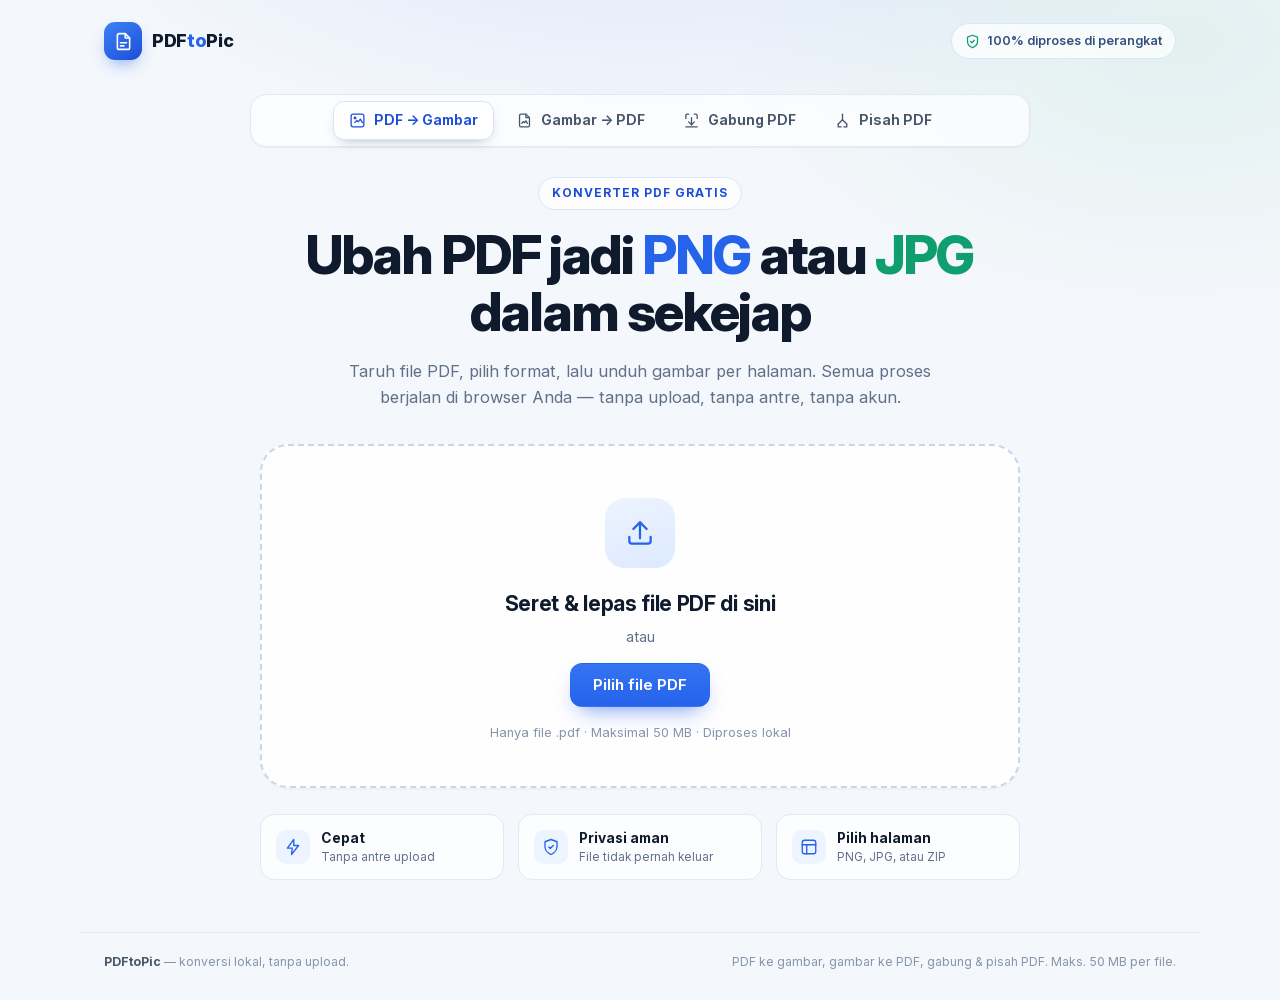
<file: index.html>
<!DOCTYPE html>
<html lang="id">
<head>
  <meta charset="utf-8" />
  <meta name="viewport" content="width=device-width, initial-scale=1, viewport-fit=cover" />
  <meta http-equiv="Content-Security-Policy" content="default-src 'self'; script-src 'self'; worker-src 'self' blob:; style-src 'self' 'unsafe-inline'; img-src 'self' blob: data:; font-src 'self'; connect-src 'self' blob:; object-src 'none'; base-uri 'self'; form-action 'none'" />
  <meta name="referrer" content="no-referrer" />
  <title>PDFtoPic — Konversi PDF, Gambar, Gabung &amp; Pisah tanpa upload</title>
  <meta name="description" content="Ubah PDF ke PNG/JPG, gambar ke PDF, gabungkan beberapa PDF, dan pisahkan halaman PDF langsung di browser. Cepat, gratis, dan file Anda tidak pernah diunggah ke server." />
  <meta name="theme-color" content="#f4f7fb" />
  <link rel="icon" href="favicon.svg" type="image/svg+xml" />
  <link rel="preload" href="vendor/fonts/InterVariable.woff2" as="font" type="font/woff2" crossorigin />
  <link rel="stylesheet" href="css/styles.css" />
</head>
<body>
  <a class="skip-link" href="#main">Lewati ke konten utama</a>

  <header class="site-header">
    <div class="container header-inner">
      <a class="brand" href="./" aria-label="PDFtoPic, ke halaman utama">
        <span class="brand-mark" aria-hidden="true">
          <svg viewBox="0 0 24 24" fill="none" stroke="currentColor" stroke-width="1.8" stroke-linecap="round" stroke-linejoin="round">
            <path d="M14 3H7a2 2 0 0 0-2 2v14a2 2 0 0 0 2 2h10a2 2 0 0 0 2-2V8z" />
            <path d="M14 3v5h5" />
            <path d="M8.5 13.5h7" />
            <path d="M8.5 17h4" />
          </svg>
        </span>
        <span class="brand-name">PDF<span>to</span>Pic</span>
      </a>
      <span class="privacy-pill">
        <svg viewBox="0 0 24 24" fill="none" stroke="currentColor" stroke-width="2" stroke-linecap="round" stroke-linejoin="round" aria-hidden="true">
          <path d="M12 22s8-3.5 8-10V5l-8-3-8 3v7c0 6.5 8 10 8 10z" />
          <path d="m9 12 2 2 4-4" />
        </svg>
        100% diproses di perangkat
      </span>
    </div>
  </header>

  <main id="main" class="container">

    <!-- ================= UPLOAD ================= -->
    <section id="uploadView" class="view" aria-label="Pilih alat dan unggah file">

      <div class="tool-tabs" role="tablist" aria-label="Pilih alat konversi">
        <button type="button" class="tool-tab is-active" id="tab-pdfToImage" data-tool="pdfToImage" role="tab" aria-selected="true" aria-controls="panel-pdfToImage">
          <span class="tool-tab-icon" aria-hidden="true">
            <svg viewBox="0 0 24 24" fill="none" stroke="currentColor" stroke-width="1.8" stroke-linecap="round" stroke-linejoin="round"><rect x="3" y="3" width="18" height="18" rx="3" /><path d="m8 15 3-3 2 2 3-4 3 5" /><circle cx="8.5" cy="8.5" r="1.2" /></svg>
          </span>
          PDF → Gambar
        </button>
        <button type="button" class="tool-tab" id="tab-imageToPdf" data-tool="imageToPdf" role="tab" aria-selected="false" aria-controls="panel-imageToPdf">
          <span class="tool-tab-icon" aria-hidden="true">
            <svg viewBox="0 0 24 24" fill="none" stroke="currentColor" stroke-width="1.8" stroke-linecap="round" stroke-linejoin="round"><path d="M14 3H7a2 2 0 0 0-2 2v14a2 2 0 0 0 2 2h10a2 2 0 0 0 2-2V8z" /><path d="M14 3v5h5" /><path d="m8 16 2.5-2.5L12 15l2-2.5 2 3.5" /></svg>
          </span>
          Gambar → PDF
        </button>
        <button type="button" class="tool-tab" id="tab-merge" data-tool="merge" role="tab" aria-selected="false" aria-controls="panel-merge">
          <span class="tool-tab-icon" aria-hidden="true">
            <svg viewBox="0 0 24 24" fill="none" stroke="currentColor" stroke-width="1.8" stroke-linecap="round" stroke-linejoin="round"><path d="M8 3H6a2 2 0 0 0-2 2v4" /><path d="M16 3h2a2 2 0 0 1 2 2v4" /><path d="M12 8v10" /><path d="m8 14 4 4 4-4" /><path d="M4 21h16" /></svg>
          </span>
          Gabung PDF
        </button>
        <button type="button" class="tool-tab" id="tab-split" data-tool="split" role="tab" aria-selected="false" aria-controls="panel-split">
          <span class="tool-tab-icon" aria-hidden="true">
            <svg viewBox="0 0 24 24" fill="none" stroke="currentColor" stroke-width="1.8" stroke-linecap="round" stroke-linejoin="round"><path d="M12 3v8" /><path d="M12 11 6 17" /><path d="m12 11 6 6" /><path d="M6 17v4h4" /><path d="M18 17v4h-4" /></svg>
          </span>
          Pisah PDF
        </button>
      </div>

      <!-- ---------- Panel: PDF → Gambar ---------- -->
      <div class="tool-panel" id="panel-pdfToImage" data-panel="pdfToImage" role="tabpanel" aria-labelledby="tab-pdfToImage">
        <div class="hero">
          <span class="eyebrow">Konverter PDF gratis</span>
          <h1>Ubah PDF jadi <span class="hl hl-blue">PNG</span> atau <span class="hl hl-green">JPG</span> dalam sekejap</h1>
          <p class="hero-text">Taruh file PDF, pilih format, lalu unduh gambar per halaman. Semua proses berjalan di browser Anda — tanpa upload, tanpa antre, tanpa akun.</p>
        </div>

        <div class="unsupported-notice" id="unsupportedNotice" hidden>
          <strong>Browser belum didukung.</strong> Aplikasi ini membutuhkan Chrome, Edge, Firefox, atau Safari versi terbaru. Silakan perbarui browser Anda.
        </div>

        <div id="dropzone" class="dropzone" role="button" tabindex="0" aria-describedby="dropzoneHint">
          <div class="dropzone-icon" aria-hidden="true">
            <svg viewBox="0 0 24 24" fill="none" stroke="currentColor" stroke-width="1.7" stroke-linecap="round" stroke-linejoin="round">
              <path d="M12 16V4" />
              <path d="m7 9 5-5 5 5" />
              <path d="M20 15v3a2 2 0 0 1-2 2H6a2 2 0 0 1-2-2v-3" />
            </svg>
          </div>
          <p class="dropzone-title">Seret &amp; lepas file PDF di sini</p>
          <p class="dropzone-sub">atau</p>
          <span class="btn btn-primary dropzone-btn">Pilih file PDF</span>
          <p class="dropzone-hint" id="dropzoneHint">Hanya file .pdf · Maksimal 50 MB · Diproses lokal</p>
        </div>

        <div class="feature-row">
          <div class="feature">
            <span class="feature-icon" aria-hidden="true">
              <svg viewBox="0 0 24 24" fill="none" stroke="currentColor" stroke-width="1.8" stroke-linecap="round" stroke-linejoin="round"><path d="M13 2 4.5 13.5H11l-1 8.5L19.5 10H13z" /></svg>
            </span>
            <span><strong>Cepat</strong><small>Tanpa antre upload</small></span>
          </div>
          <div class="feature">
            <span class="feature-icon" aria-hidden="true">
              <svg viewBox="0 0 24 24" fill="none" stroke="currentColor" stroke-width="1.8" stroke-linecap="round" stroke-linejoin="round"><path d="M12 22s8-3.5 8-10V5l-8-3-8 3v7c0 6.5 8 10 8 10z" /><path d="m9 12 2 2 4-4" /></svg>
            </span>
            <span><strong>Privasi aman</strong><small>File tidak pernah keluar</small></span>
          </div>
          <div class="feature">
            <span class="feature-icon" aria-hidden="true">
              <svg viewBox="0 0 24 24" fill="none" stroke="currentColor" stroke-width="1.8" stroke-linecap="round" stroke-linejoin="round"><rect x="3" y="3" width="18" height="18" rx="3" /><path d="M3 9h18" /><path d="M9 21V9" /></svg>
            </span>
            <span><strong>Pilih halaman</strong><small>PNG, JPG, atau ZIP</small></span>
          </div>
        </div>
      </div>

      <!-- ---------- Panel: Gambar → PDF ---------- -->
      <div class="tool-panel" id="panel-imageToPdf" data-panel="imageToPdf" role="tabpanel" aria-labelledby="tab-imageToPdf" hidden>
        <div class="hero">
          <span class="eyebrow">Gambar ke dokumen</span>
          <h1>Satukan <span class="hl hl-blue">PNG</span> &amp; <span class="hl hl-green">JPG</span> menjadi satu PDF</h1>
          <p class="hero-text">Pilih satu atau beberapa gambar, atur urutannya, lalu jadikan PDF rapi. Setiap gambar menjadi satu halaman.</p>
        </div>

        <div id="imageDropzone" class="dropzone" role="button" tabindex="0" aria-describedby="imageDropzoneHint">
          <div class="dropzone-icon" aria-hidden="true">
            <svg viewBox="0 0 24 24" fill="none" stroke="currentColor" stroke-width="1.7" stroke-linecap="round" stroke-linejoin="round">
              <rect x="3" y="3" width="18" height="18" rx="3" />
              <circle cx="8.5" cy="8.5" r="1.6" />
              <path d="m21 15-4.5-4.5L7 21" />
            </svg>
          </div>
          <p class="dropzone-title">Seret &amp; lepas gambar di sini</p>
          <p class="dropzone-sub">atau</p>
          <span class="btn btn-primary dropzone-btn">Pilih gambar</span>
          <p class="dropzone-hint" id="imageDropzoneHint">PNG atau JPG · Bisa banyak file · Maks. 50 MB per file</p>
        </div>

        <div class="feature-row">
          <div class="feature">
            <span class="feature-icon" aria-hidden="true">
              <svg viewBox="0 0 24 24" fill="none" stroke="currentColor" stroke-width="1.8" stroke-linecap="round" stroke-linejoin="round"><rect x="3" y="3" width="18" height="18" rx="3" /><path d="M3 9h18" /><path d="M9 21V9" /></svg>
            </span>
            <span><strong>Banyak gambar</strong><small>Satu gambar per halaman</small></span>
          </div>
          <div class="feature">
            <span class="feature-icon" aria-hidden="true">
              <svg viewBox="0 0 24 24" fill="none" stroke="currentColor" stroke-width="1.8" stroke-linecap="round" stroke-linejoin="round"><path d="M4 7h16" /><path d="M4 12h16" /><path d="M4 17h10" /></svg>
            </span>
            <span><strong>Atur urutan</strong><small>Geser halaman sesuka hati</small></span>
          </div>
          <div class="feature">
            <span class="feature-icon" aria-hidden="true">
              <svg viewBox="0 0 24 24" fill="none" stroke="currentColor" stroke-width="1.8" stroke-linecap="round" stroke-linejoin="round"><path d="M12 22s8-3.5 8-10V5l-8-3-8 3v7c0 6.5 8 10 8 10z" /><path d="m9 12 2 2 4-4" /></svg>
            </span>
            <span><strong>Tanpa upload</strong><small>Diproses di browser</small></span>
          </div>
        </div>
      </div>

      <!-- ---------- Panel: Gabung PDF ---------- -->
      <div class="tool-panel" id="panel-merge" data-panel="merge" role="tabpanel" aria-labelledby="tab-merge" hidden>
        <div class="hero">
          <span class="eyebrow">Gabung dokumen</span>
          <h1>Gabungkan beberapa <span class="hl hl-blue">PDF</span> jadi satu file</h1>
          <p class="hero-text">Tambahkan dua file atau lebih, atur urutannya, lalu gabungkan. Kualitas dan teks asli tetap utuh karena halaman disalin, bukan diubah jadi gambar.</p>
        </div>

        <div id="mergeDropzone" class="dropzone" role="button" tabindex="0" aria-describedby="mergeDropzoneHint">
          <div class="dropzone-icon" aria-hidden="true">
            <svg viewBox="0 0 24 24" fill="none" stroke="currentColor" stroke-width="1.7" stroke-linecap="round" stroke-linejoin="round">
              <path d="M8 3H6a2 2 0 0 0-2 2v4" /><path d="M16 3h2a2 2 0 0 1 2 2v4" />
              <path d="M12 8v10" /><path d="m8 14 4 4 4-4" /><path d="M4 21h16" />
            </svg>
          </div>
          <p class="dropzone-title">Seret &amp; lepas file PDF di sini</p>
          <p class="dropzone-sub">atau</p>
          <span class="btn btn-primary dropzone-btn">Pilih file PDF</span>
          <p class="dropzone-hint" id="mergeDropzoneHint">Bisa banyak file · Maks. 50 MB per file · Diproses lokal</p>
        </div>

        <div class="feature-row">
          <div class="feature">
            <span class="feature-icon" aria-hidden="true">
              <svg viewBox="0 0 24 24" fill="none" stroke="currentColor" stroke-width="1.8" stroke-linecap="round" stroke-linejoin="round"><path d="M4 7h16" /><path d="M4 12h16" /><path d="M4 17h10" /></svg>
            </span>
            <span><strong>Urutkan bebas</strong><small>Naikkan atau turunkan file</small></span>
          </div>
          <div class="feature">
            <span class="feature-icon" aria-hidden="true">
              <svg viewBox="0 0 24 24" fill="none" stroke="currentColor" stroke-width="1.8" stroke-linecap="round" stroke-linejoin="round"><path d="m5 12 5 5 9-10" /></svg>
            </span>
            <span><strong>Kualitas asli</strong><small>Halaman disalin utuh</small></span>
          </div>
          <div class="feature">
            <span class="feature-icon" aria-hidden="true">
              <svg viewBox="0 0 24 24" fill="none" stroke="currentColor" stroke-width="1.8" stroke-linecap="round" stroke-linejoin="round"><path d="M12 22s8-3.5 8-10V5l-8-3-8 3v7c0 6.5 8 10 8 10z" /><path d="m9 12 2 2 4-4" /></svg>
            </span>
            <span><strong>Privasi aman</strong><small>File tidak pernah keluar</small></span>
          </div>
        </div>
      </div>

      <!-- ---------- Panel: Pisah PDF ---------- -->
      <div class="tool-panel" id="panel-split" data-panel="split" role="tabpanel" aria-labelledby="tab-split" hidden>
        <div class="hero">
          <span class="eyebrow">Pisah dokumen</span>
          <h1>Pisahkan halaman <span class="hl hl-blue">PDF</span> jadi file terpisah</h1>
          <p class="hero-text">Pilih halaman lewat pratinjau, lalu ekstrak ke satu PDF baru atau pecah menjadi satu PDF per halaman dalam file ZIP.</p>
        </div>

        <div id="splitDropzone" class="dropzone" role="button" tabindex="0" aria-describedby="splitDropzoneHint">
          <div class="dropzone-icon" aria-hidden="true">
            <svg viewBox="0 0 24 24" fill="none" stroke="currentColor" stroke-width="1.7" stroke-linecap="round" stroke-linejoin="round">
              <path d="M12 3v8" /><path d="M12 11 6 17" /><path d="m12 11 6 6" />
              <path d="M6 17v4h4" /><path d="M18 17v4h-4" />
            </svg>
          </div>
          <p class="dropzone-title">Seret &amp; lepas file PDF di sini</p>
          <p class="dropzone-sub">atau</p>
          <span class="btn btn-primary dropzone-btn">Pilih file PDF</span>
          <p class="dropzone-hint" id="splitDropzoneHint">Hanya file .pdf · Maksimal 50 MB · Diproses lokal</p>
        </div>

        <div class="feature-row">
          <div class="feature">
            <span class="feature-icon" aria-hidden="true">
              <svg viewBox="0 0 24 24" fill="none" stroke="currentColor" stroke-width="1.8" stroke-linecap="round" stroke-linejoin="round"><rect x="3" y="3" width="18" height="18" rx="3" /><path d="M3 9h18" /><path d="M9 21V9" /></svg>
            </span>
            <span><strong>Pratinjau halaman</strong><small>Pilih halaman yang dipisah</small></span>
          </div>
          <div class="feature">
            <span class="feature-icon" aria-hidden="true">
              <svg viewBox="0 0 24 24" fill="none" stroke="currentColor" stroke-width="1.8" stroke-linecap="round" stroke-linejoin="round"><path d="M14 3H7a2 2 0 0 0-2 2v14a2 2 0 0 0 2 2h10a2 2 0 0 0 2-2V8z" /><path d="M14 3v5h5" /></svg>
            </span>
            <span><strong>Dua mode</strong><small>Satu PDF atau ZIP</small></span>
          </div>
          <div class="feature">
            <span class="feature-icon" aria-hidden="true">
              <svg viewBox="0 0 24 24" fill="none" stroke="currentColor" stroke-width="1.8" stroke-linecap="round" stroke-linejoin="round"><path d="M12 22s8-3.5 8-10V5l-8-3-8 3v7c0 6.5 8 10 8 10z" /><path d="m9 12 2 2 4-4" /></svg>
            </span>
            <span><strong>Tanpa upload</strong><small>Diproses di browser</small></span>
          </div>
        </div>
      </div>
    </section>

    <!-- ================= WORKSPACE: PDF → GAMBAR ================= -->
    <section id="workspaceView" class="view" hidden aria-labelledby="workspaceHeading">
      <h2 id="workspaceHeading" class="sr-only" tabindex="-1">Pengaturan konversi PDF</h2>

      <div class="view-topbar">
        <button type="button" id="backBtn" class="text-btn">
          <svg viewBox="0 0 24 24" fill="none" stroke="currentColor" stroke-width="2" stroke-linecap="round" stroke-linejoin="round" aria-hidden="true"><path d="M19 12H5" /><path d="m12 19-7-7 7-7" /></svg>
          Ganti file
        </button>
      </div>

      <div class="file-card card">
        <div class="file-icon" aria-hidden="true">
          <span>PDF</span>
        </div>
        <div class="file-meta">
          <p class="file-name" id="fileName">dokumen.pdf</p>
          <p class="file-sub" id="fileMeta">—</p>
        </div>
        <span class="status-badge is-loading" id="loadBadge">
          <span class="mini-spinner" aria-hidden="true"></span>
          <span id="loadBadgeText">Memuat…</span>
        </span>
      </div>

      <div class="workspace-grid">
        <div class="pages-card card">
          <div class="card-head">
            <div>
              <h2 class="card-title">Pratinjau halaman</h2>
              <p class="card-sub" id="selectionInfo">Menyiapkan pratinjau…</p>
            </div>
            <div class="page-actions">
              <button type="button" id="selectAllBtn" class="text-btn small" disabled>Pilih semua</button>
              <span class="divider" aria-hidden="true"></span>
              <button type="button" id="selectNoneBtn" class="text-btn small" disabled>Kosongkan</button>
            </div>
          </div>

          <div id="thumbGrid" class="thumb-grid">
            <div class="thumb-loading">
              <span class="spinner small" aria-hidden="true"></span>
              <span>Membaca dokumen…</span>
            </div>
          </div>
        </div>

        <aside class="options-card card" aria-label="Pengaturan output">
          <h2 class="card-title">Pengaturan</h2>

          <fieldset class="field">
            <legend>Format gambar</legend>
            <div class="segmented">
              <label class="seg-option">
                <input type="radio" name="format" value="png" checked />
                <span>PNG<small>Kualitas terbaik</small></span>
              </label>
              <label class="seg-option">
                <input type="radio" name="format" value="jpg" />
                <span>JPG<small>Ukuran lebih kecil</small></span>
              </label>
            </div>
          </fieldset>

          <fieldset class="field">
            <legend>Kualitas</legend>
            <div class="quality-list">
              <label class="quality-option">
                <input type="radio" name="quality" value="72" checked />
                <span class="quality-dot" aria-hidden="true"></span>
                <span class="quality-text"><strong>Standar</strong><small>72 DPI · serba cepat</small></span>
              </label>
              <label class="quality-option">
                <input type="radio" name="quality" value="300" />
                <span class="quality-dot" aria-hidden="true"></span>
                <span class="quality-text"><strong>High quality</strong><small>300 DPI · tajam untuk cetak</small></span>
              </label>
            </div>
          </fieldset>

          <div class="privacy-note">
            <svg viewBox="0 0 24 24" fill="none" stroke="currentColor" stroke-width="2" stroke-linecap="round" stroke-linejoin="round" aria-hidden="true"><rect x="4" y="10" width="16" height="11" rx="2" /><path d="M8 10V7a4 4 0 0 1 8 0v3" /></svg>
            <p>File tetap berada di perangkat Anda. Tidak ada data yang dikirim ke server.</p>
          </div>
        </aside>
      </div>

      <div class="action-bar card">
        <div class="action-info">
          <strong id="selectedCount">0 halaman dipilih</strong>
          <span id="outputSummary">PNG · 72 DPI</span>
        </div>
        <button type="button" id="convertBtn" class="btn btn-primary" disabled>Menyiapkan pratinjau…</button>
      </div>
    </section>

    <!-- ================= WORKSPACE: GAMBAR → PDF ================= -->
    <section id="imageWorkspaceView" class="view" hidden aria-labelledby="imageWorkspaceHeading">
      <h2 id="imageWorkspaceHeading" class="sr-only" tabindex="-1">Pengaturan gambar ke PDF</h2>

      <div class="view-topbar">
        <button type="button" id="imageBackBtn" class="text-btn">
          <svg viewBox="0 0 24 24" fill="none" stroke="currentColor" stroke-width="2" stroke-linecap="round" stroke-linejoin="round" aria-hidden="true"><path d="M19 12H5" /><path d="m12 19-7-7 7-7" /></svg>
          Ganti gambar
        </button>
      </div>

      <div class="workspace-grid">
        <div class="pages-card card">
          <div class="card-head">
            <div>
              <h2 class="card-title">Gambar terpilih</h2>
              <p class="card-sub" id="imageInfo">Belum ada gambar</p>
            </div>
            <div class="page-actions">
              <button type="button" id="imageAddBtn" class="text-btn small">Tambah gambar</button>
              <span class="divider" aria-hidden="true"></span>
              <button type="button" id="imageClearBtn" class="text-btn small">Kosongkan</button>
            </div>
          </div>

          <div id="imageGrid" class="image-grid"></div>
        </div>

        <aside class="options-card card" aria-label="Pengaturan output">
          <h2 class="card-title">Pengaturan</h2>

          <fieldset class="field">
            <legend>Ukuran halaman PDF</legend>
            <div class="quality-list">
              <label class="quality-option">
                <input type="radio" name="pageSize" value="a4" checked />
                <span class="quality-dot" aria-hidden="true"></span>
                <span class="quality-text"><strong>A4</strong><small>Gambar dipasang rapi dengan margin</small></span>
              </label>
              <label class="quality-option">
                <input type="radio" name="pageSize" value="fit" />
                <span class="quality-dot" aria-hidden="true"></span>
                <span class="quality-text"><strong>Sesuai gambar</strong><small>Halaman mengikuti ukuran gambar</small></span>
              </label>
            </div>
          </fieldset>

          <div class="privacy-note">
            <svg viewBox="0 0 24 24" fill="none" stroke="currentColor" stroke-width="2" stroke-linecap="round" stroke-linejoin="round" aria-hidden="true"><rect x="4" y="10" width="16" height="11" rx="2" /><path d="M8 10V7a4 4 0 0 1 8 0v3" /></svg>
            <p>Gambar tidak pernah diunggah. PDF dibuat langsung di perangkat Anda.</p>
          </div>
        </aside>
      </div>

      <div class="action-bar card">
        <div class="action-info">
          <strong id="imageCount">0 gambar</strong>
          <span id="imageSummary">A4 · PDF</span>
        </div>
        <button type="button" id="imageConvertBtn" class="btn btn-primary" disabled>Pilih gambar dulu</button>
      </div>
    </section>

    <!-- ================= WORKSPACE: GABUNG PDF ================= -->
    <section id="mergeWorkspaceView" class="view" hidden aria-labelledby="mergeWorkspaceHeading">
      <h2 id="mergeWorkspaceHeading" class="sr-only" tabindex="-1">Pengaturan penggabungan PDF</h2>

      <div class="view-topbar">
        <button type="button" id="mergeBackBtn" class="text-btn">
          <svg viewBox="0 0 24 24" fill="none" stroke="currentColor" stroke-width="2" stroke-linecap="round" stroke-linejoin="round" aria-hidden="true"><path d="M19 12H5" /><path d="m12 19-7-7 7-7" /></svg>
          Ganti file
        </button>
      </div>

      <div class="workspace-grid">
        <div class="pages-card card">
          <div class="card-head">
            <div>
              <h2 class="card-title">Urutan file</h2>
              <p class="card-sub" id="mergeInfo">Belum ada file</p>
            </div>
            <div class="page-actions">
              <button type="button" id="mergeAddBtn" class="text-btn small">Tambah PDF</button>
              <span class="divider" aria-hidden="true"></span>
              <button type="button" id="mergeClearBtn" class="text-btn small">Kosongkan</button>
            </div>
          </div>

          <ol id="mergeList" class="file-list"></ol>
        </div>

        <aside class="options-card card" aria-label="Ringkasan">
          <h2 class="card-title">Ringkasan</h2>
          <dl class="summary-list">
            <div><dt>Jumlah file</dt><dd id="mergeFileCount">0</dd></div>
            <div><dt>Total halaman</dt><dd id="mergePageCount">0</dd></div>
          </dl>
          <p class="hint-text">Halaman akan digabung sesuai urutan daftar. Gunakan tombol panah untuk mengatur posisi file.</p>
          <div class="privacy-note">
            <svg viewBox="0 0 24 24" fill="none" stroke="currentColor" stroke-width="2" stroke-linecap="round" stroke-linejoin="round" aria-hidden="true"><rect x="4" y="10" width="16" height="11" rx="2" /><path d="M8 10V7a4 4 0 0 1 8 0v3" /></svg>
            <p>Semua file diproses lokal. Tidak ada yang dikirim ke server.</p>
          </div>
        </aside>
      </div>

      <div class="action-bar card">
        <div class="action-info">
          <strong id="mergeCount">0 file</strong>
          <span id="mergeSummary">PDF · gabungan</span>
        </div>
        <button type="button" id="mergeConvertBtn" class="btn btn-primary" disabled>Tambahkan minimal 2 file</button>
      </div>
    </section>

    <!-- ================= WORKSPACE: PISAH PDF ================= -->
    <section id="splitWorkspaceView" class="view" hidden aria-labelledby="splitWorkspaceHeading">
      <h2 id="splitWorkspaceHeading" class="sr-only" tabindex="-1">Pengaturan pemisahan PDF</h2>

      <div class="view-topbar">
        <button type="button" id="splitBackBtn" class="text-btn">
          <svg viewBox="0 0 24 24" fill="none" stroke="currentColor" stroke-width="2" stroke-linecap="round" stroke-linejoin="round" aria-hidden="true"><path d="M19 12H5" /><path d="m12 19-7-7 7-7" /></svg>
          Ganti file
        </button>
      </div>

      <div class="file-card card">
        <div class="file-icon" aria-hidden="true">
          <span>PDF</span>
        </div>
        <div class="file-meta">
          <p class="file-name" id="splitFileName">dokumen.pdf</p>
          <p class="file-sub" id="splitFileMeta">—</p>
        </div>
        <span class="status-badge is-loading" id="splitBadge">
          <span class="mini-spinner" aria-hidden="true"></span>
          <span id="splitBadgeText">Memuat…</span>
        </span>
      </div>

      <div class="workspace-grid">
        <div class="pages-card card">
          <div class="card-head">
            <div>
              <h2 class="card-title">Pratinjau halaman</h2>
              <p class="card-sub" id="splitSelectionInfo">Menyiapkan pratinjau…</p>
            </div>
            <div class="page-actions">
              <button type="button" id="splitSelectAllBtn" class="text-btn small" disabled>Pilih semua</button>
              <span class="divider" aria-hidden="true"></span>
              <button type="button" id="splitSelectNoneBtn" class="text-btn small" disabled>Kosongkan</button>
            </div>
          </div>

          <div id="splitGrid" class="thumb-grid">
            <div class="thumb-loading">
              <span class="spinner small" aria-hidden="true"></span>
              <span>Membaca dokumen…</span>
            </div>
          </div>
        </div>

        <aside class="options-card card" aria-label="Pengaturan output">
          <h2 class="card-title">Pengaturan</h2>

          <fieldset class="field">
            <legend>Hasil pemisahan</legend>
            <div class="quality-list">
              <label class="quality-option">
                <input type="radio" name="splitMode" value="single" checked />
                <span class="quality-dot" aria-hidden="true"></span>
                <span class="quality-text"><strong>Satu PDF</strong><small>Halaman terpilih digabung jadi satu file</small></span>
              </label>
              <label class="quality-option">
                <input type="radio" name="splitMode" value="each" />
                <span class="quality-dot" aria-hidden="true"></span>
                <span class="quality-text"><strong>Satu PDF per halaman</strong><small>Diunduh sebagai file ZIP</small></span>
              </label>
            </div>
          </fieldset>

          <div class="privacy-note">
            <svg viewBox="0 0 24 24" fill="none" stroke="currentColor" stroke-width="2" stroke-linecap="round" stroke-linejoin="round" aria-hidden="true"><rect x="4" y="10" width="16" height="11" rx="2" /><path d="M8 10V7a4 4 0 0 1 8 0v3" /></svg>
            <p>PDF diproses di perangkat Anda dan tidak pernah dikirim ke server.</p>
          </div>
        </aside>
      </div>

      <div class="action-bar card">
        <div class="action-info">
          <strong id="splitSelectedCount">0 halaman dipilih</strong>
          <span id="splitOutputSummary">Satu PDF</span>
        </div>
        <button type="button" id="splitConvertBtn" class="btn btn-primary" disabled>Menyiapkan pratinjau…</button>
      </div>
    </section>

    <!-- ================= PROGRESS ================= -->
    <section id="progressView" class="view" hidden aria-labelledby="progressTitle">
      <div class="progress-card card">
        <div class="spinner" aria-hidden="true"></div>
        <h2 id="progressTitle" class="progress-title" tabindex="-1">Memproses…</h2>
        <p class="progress-status" id="progressStatus" aria-live="polite">Menyiapkan…</p>

        <div class="progress-track" id="progressTrack" role="progressbar" aria-valuemin="0" aria-valuemax="100" aria-valuenow="0" aria-label="Progres konversi">
          <div class="progress-bar" id="progressBar"></div>
        </div>
        <div class="progress-foot">
          <span id="progressPercent">0%</span>
          <span id="progressHint">Jangan tutup tab ini</span>
        </div>

        <button type="button" id="cancelBtn" class="btn btn-ghost">Batalkan</button>
      </div>
    </section>

    <!-- ================= SUCCESS ================= -->
    <section id="successView" class="view" hidden aria-labelledby="successTitle">
      <div class="success-card card">
        <div class="success-icon" aria-hidden="true">
          <svg viewBox="0 0 24 24" fill="none" stroke="currentColor" stroke-width="2.4" stroke-linecap="round" stroke-linejoin="round"><path d="m5 12 5 5 9-10" /></svg>
        </div>
        <h2 id="successTitle" class="success-title" tabindex="-1">Berhasil!</h2>
        <p class="success-text" id="successText">File Anda sudah siap.</p>
        <p class="success-file" id="successFilename">—</p>

        <div class="success-actions">
          <button type="button" id="downloadBtn" class="btn btn-primary">
            <svg viewBox="0 0 24 24" fill="none" stroke="currentColor" stroke-width="2" stroke-linecap="round" stroke-linejoin="round" aria-hidden="true"><path d="M12 3v12" /><path d="m7 10 5 5 5-5" /><path d="M5 21h14" /></svg>
            Unduh file
          </button>
          <button type="button" id="newConversionBtn" class="btn btn-ghost">Konversi file lain</button>
        </div>
        <p class="auto-note" id="autoNote">Unduhan otomatis dimulai. Jika tidak, klik tombol Unduh.</p>
      </div>
    </section>

  </main>

  <footer class="site-footer">
    <div class="container footer-inner">
      <p><strong>PDFtoPic</strong> — konversi lokal, tanpa upload.</p>
      <p>PDF ke gambar, gambar ke PDF, gabung &amp; pisah PDF. Maks. 50 MB per file.</p>
    </div>
  </footer>

  <div class="toast" id="toast" role="alert" hidden>
    <span class="toast-icon" aria-hidden="true">
      <svg viewBox="0 0 24 24" fill="none" stroke="currentColor" stroke-width="2" stroke-linecap="round" stroke-linejoin="round"><circle cx="12" cy="12" r="9" /><path d="M12 8v5" /><path d="M12 16h.01" /></svg>
    </span>
    <span class="toast-text" id="toastText"></span>
    <button type="button" class="toast-close" id="toastClose" aria-label="Tutup notifikasi">&times;</button>
  </div>

  <input type="file" id="fileInput" accept=".pdf,application/pdf" hidden />
  <input type="file" id="imageInput" accept="image/png,image/jpeg,.png,.jpg,.jpeg" multiple hidden />
  <input type="file" id="mergeInput" accept=".pdf,application/pdf" multiple hidden />
  <input type="file" id="splitInput" accept=".pdf,application/pdf" hidden />

  <noscript>
    <div class="noscript">Aplikasi ini membutuhkan JavaScript. Aktifkan JavaScript di browser Anda untuk mulai mengonversi.</div>
  </noscript>

  <script src="vendor/pdf.min.js" defer></script>
  <script src="vendor/pdf-lib.min.js" defer></script>
  <script src="js/app.js" defer></script>
</body>
</html>
</file>
<file: css/styles.css>
/* =========================================================
   PDFtoPic — styles
   ========================================================= */

@font-face {
  font-family: 'Inter';
  font-style: normal;
  font-weight: 100 900;
  font-display: swap;
  src: url('../vendor/fonts/InterVariable.woff2') format('woff2');
}

:root {
  --bg: #f4f7fb;
  --surface: #ffffff;
  --surface-2: #f8fafc;
  --border: #e3e9f2;
  --border-strong: #cfd9e8;
  --text: #0f1b2d;
  --muted: #61708a;
  --muted-strong: #475569;
  --primary: #2563eb;
  --primary-dark: #1d4ed8;
  --primary-soft: #eef4ff;
  --success: #0f9f6e;
  --success-dark: #0b7f57;
  --success-soft: #e8fbf2;
  --danger: #dc2626;
  --danger-soft: #fef2f2;
  --shadow-sm: 0 1px 2px rgba(16, 32, 64, 0.05);
  --shadow-md: 0 18px 44px -22px rgba(16, 32, 64, 0.28);
  --shadow-lg: 0 30px 70px -32px rgba(16, 32, 64, 0.38);
  --radius: 22px;
  --radius-md: 14px;
  --radius-sm: 10px;
  --container: 1120px;
  --font: 'Inter', ui-sans-serif, system-ui, -apple-system, 'Segoe UI', Roboto, 'Helvetica Neue', Arial, sans-serif;
}

*,
*::before,
*::after {
  box-sizing: border-box;
}

[hidden] {
  display: none !important;
}

html {
  -webkit-text-size-adjust: 100%;
}

body {
  min-height: 100vh;
  margin: 0;
  display: flex;
  flex-direction: column;
  color: var(--text);
  font-family: var(--font);
  font-size: 16px;
  line-height: 1.55;
  background-color: var(--bg);
  background-image:
    radial-gradient(900px 480px at 50% -180px, rgba(37, 99, 235, 0.13), transparent 70%),
    radial-gradient(700px 420px at 92% 4%, rgba(15, 159, 110, 0.08), transparent 65%);
  background-repeat: no-repeat;
  -webkit-font-smoothing: antialiased;
}

h1, h2, h3, p {
  margin: 0;
}

img {
  max-width: 100%;
}

button,
input {
  font: inherit;
  color: inherit;
}

button {
  -webkit-tap-highlight-color: transparent;
}

.container {
  width: 100%;
  max-width: var(--container);
  margin-inline: auto;
  padding-inline: 24px;
}

.sr-only {
  position: absolute;
  width: 1px;
  height: 1px;
  padding: 0;
  margin: -1px;
  overflow: hidden;
  clip: rect(0 0 0 0);
  white-space: nowrap;
  border: 0;
}

.skip-link {
  position: fixed;
  top: 10px;
  left: 10px;
  z-index: 100;
  padding: 10px 16px;
  border-radius: 10px;
  background: var(--primary);
  color: #fff;
  font-weight: 600;
  text-decoration: none;
  transform: translateY(-160%);
  transition: transform 0.18s ease;
}

.skip-link:focus {
  transform: translateY(0);
}

/* ---------- Header ---------- */

.site-header {
  padding: 22px 0 8px;
}

.header-inner {
  display: flex;
  align-items: center;
  justify-content: space-between;
  gap: 16px;
}

.brand {
  display: inline-flex;
  align-items: center;
  gap: 10px;
  color: var(--text);
  text-decoration: none;
  font-weight: 800;
  letter-spacing: -0.02em;
  font-size: 1.12rem;
}

.brand-mark {
  display: grid;
  place-items: center;
  width: 38px;
  height: 38px;
  border-radius: 11px;
  color: #fff;
  background: linear-gradient(145deg, #3b82f6, #1d4ed8);
  box-shadow: 0 8px 18px -8px rgba(37, 99, 235, 0.8);
}

.brand-mark svg {
  width: 21px;
  height: 21px;
}

.brand-name span {
  color: var(--primary);
}

.privacy-pill {
  display: inline-flex;
  align-items: center;
  gap: 7px;
  padding: 7px 13px;
  border: 1px solid #d8e5fb;
  border-radius: 999px;
  background: rgba(255, 255, 255, 0.75);
  color: #33507d;
  font-size: 0.78rem;
  font-weight: 600;
  white-space: nowrap;
}

.privacy-pill svg {
  width: 15px;
  height: 15px;
  color: var(--success);
  flex: none;
}

/* ---------- Views / main ---------- */

main.container {
  flex: 1 0 auto;
  padding-top: 26px;
  padding-bottom: 40px;
}

.view {
  animation: fade-up 0.4s cubic-bezier(0.22, 1, 0.36, 1);
}

@keyframes fade-up {
  from { opacity: 0; transform: translateY(10px); }
  to { opacity: 1; transform: translateY(0); }
}

/* ---------- Hero / upload ---------- */

.hero {
  max-width: 780px;
  margin: 12px auto 34px;
  text-align: center;
}

.eyebrow {
  display: inline-block;
  margin-bottom: 16px;
  padding: 6px 13px;
  border: 1px solid #d8e5fb;
  border-radius: 999px;
  background: rgba(255, 255, 255, 0.8);
  color: var(--primary-dark);
  font-size: 0.75rem;
  font-weight: 700;
  letter-spacing: 0.08em;
  text-transform: uppercase;
}

.hero h1 {
  font-size: clamp(2rem, 4.6vw, 3.35rem);
  line-height: 1.08;
  letter-spacing: -0.035em;
  font-weight: 800;
}

.hl {
  position: relative;
  display: inline-block;
}

.hl-blue {
  color: var(--primary);
}

.hl-green {
  color: var(--success);
}

.hero-text {
  max-width: 590px;
  margin: 18px auto 0;
  color: var(--muted);
  font-size: 1.03rem;
}

.unsupported-notice {
  max-width: 760px;
  margin: 0 auto 18px;
  padding: 14px 18px;
  border: 1px solid #f6d0d0;
  border-radius: var(--radius-md);
  background: var(--danger-soft);
  color: #991b1b;
  font-size: 0.9rem;
  text-align: center;
}

.dropzone {
  position: relative;
  max-width: 760px;
  margin: 0 auto;
  padding: 52px 32px 44px;
  border: 2px dashed #c9d7ec;
  border-radius: 28px;
  background: rgba(255, 255, 255, 0.88);
  box-shadow: var(--shadow-sm);
  text-align: center;
  cursor: pointer;
  transition: border-color 0.2s ease, background-color 0.2s ease, transform 0.2s ease, box-shadow 0.2s ease;
}

.dropzone:hover {
  border-color: #9dbcf3;
  background: #fff;
  box-shadow: var(--shadow-md);
  transform: translateY(-2px);
}

.dropzone:focus-visible {
  outline: 3px solid rgba(37, 99, 235, 0.35);
  outline-offset: 4px;
}

.dropzone.is-dragover {
  border-color: var(--primary);
  border-style: solid;
  background: var(--primary-soft);
  box-shadow: 0 0 0 6px rgba(37, 99, 235, 0.09), var(--shadow-md);
  transform: scale(1.008);
}

.dropzone.is-dragover .dropzone-icon {
  transform: translateY(-3px) scale(1.05);
}

.dropzone-icon {
  display: grid;
  place-items: center;
  width: 70px;
  height: 70px;
  margin: 0 auto 20px;
  border-radius: 20px;
  color: var(--primary);
  background: linear-gradient(160deg, #eef4ff, #dce9ff);
  transition: transform 0.2s ease;
}

.dropzone-icon svg {
  width: 32px;
  height: 32px;
}

.dropzone-title {
  font-size: clamp(1.12rem, 2.4vw, 1.32rem);
  font-weight: 700;
  letter-spacing: -0.015em;
}

.dropzone-sub {
  margin: 5px 0 14px;
  color: var(--muted);
  font-size: 0.9rem;
}

.dropzone-btn {
  pointer-events: none;
}

.dropzone-hint {
  margin-top: 16px;
  color: #8794aa;
  font-size: 0.8rem;
}

.feature-row {
  display: grid;
  grid-template-columns: repeat(3, minmax(0, 1fr));
  gap: 14px;
  max-width: 760px;
  margin: 26px auto 0;
}

.feature {
  display: flex;
  align-items: center;
  gap: 11px;
  padding: 13px 15px;
  border: 1px solid var(--border);
  border-radius: var(--radius-md);
  background: rgba(255, 255, 255, 0.72);
}

.feature-icon {
  display: grid;
  place-items: center;
  width: 34px;
  height: 34px;
  flex: none;
  border-radius: 10px;
  color: var(--primary);
  background: var(--primary-soft);
}

.feature-icon svg {
  width: 18px;
  height: 18px;
}

.feature strong {
  display: block;
  font-size: 0.86rem;
  font-weight: 700;
}

.feature small {
  display: block;
  color: var(--muted);
  font-size: 0.74rem;
  line-height: 1.35;
}

/* ---------- Buttons ---------- */

.btn {
  display: inline-flex;
  align-items: center;
  justify-content: center;
  gap: 9px;
  padding: 12px 22px;
  border: 1px solid transparent;
  border-radius: 12px;
  font-weight: 650;
  font-size: 0.94rem;
  line-height: 1.2;
  text-decoration: none;
  cursor: pointer;
  transition: background-color 0.18s ease, border-color 0.18s ease, transform 0.18s ease, box-shadow 0.18s ease, opacity 0.18s ease;
}

.btn svg {
  width: 18px;
  height: 18px;
  flex: none;
}

.btn:focus-visible {
  outline: 3px solid rgba(37, 99, 235, 0.4);
  outline-offset: 2px;
}

.btn-primary {
  color: #fff;
  background: linear-gradient(180deg, #3474f2, #2563eb);
  box-shadow: 0 10px 22px -10px rgba(37, 99, 235, 0.75);
}

.btn-primary:hover:not(:disabled) {
  background: linear-gradient(180deg, #2c6aec, #1d4ed8);
  transform: translateY(-1px);
  box-shadow: 0 14px 26px -10px rgba(37, 99, 235, 0.7);
}

.btn-primary:active:not(:disabled) {
  transform: translateY(0);
}

.btn-ghost {
  color: var(--text);
  background: #fff;
  border-color: var(--border-strong);
  box-shadow: var(--shadow-sm);
}

.btn-ghost:hover {
  background: var(--surface-2);
  border-color: #b9c7dc;
}

.btn:disabled {
  opacity: 0.55;
  cursor: not-allowed;
  box-shadow: none;
  transform: none;
}

.text-btn {
  display: inline-flex;
  align-items: center;
  gap: 6px;
  padding: 6px 2px;
  border: 0;
  border-radius: 8px;
  background: none;
  color: var(--muted-strong);
  font-size: 0.86rem;
  font-weight: 600;
  cursor: pointer;
  transition: color 0.15s ease;
}

.text-btn svg {
  width: 16px;
  height: 16px;
}

.text-btn:hover:not(:disabled) {
  color: var(--primary);
}

.text-btn:focus-visible {
  outline: 2px solid rgba(37, 99, 235, 0.45);
  outline-offset: 2px;
}

.text-btn:disabled {
  color: #a5b1c4;
  cursor: not-allowed;
}

.text-btn.small {
  font-size: 0.8rem;
}

/* ---------- Cards ---------- */

.card {
  border: 1px solid var(--border);
  border-radius: var(--radius);
  background: var(--surface);
  box-shadow: var(--shadow-sm);
}

/* ---------- Workspace ---------- */

.view-topbar {
  padding: 4px 2px 12px;
}

.file-card {
  display: flex;
  align-items: center;
  gap: 15px;
  padding: 16px 18px;
  margin-bottom: 18px;
}

.file-icon {
  display: grid;
  place-items: center;
  width: 48px;
  height: 56px;
  flex: none;
  border-radius: 12px;
  background: linear-gradient(160deg, #fff1f1, #ffe0e0);
  color: #d33a3a;
  font-size: 0.64rem;
  font-weight: 800;
  letter-spacing: 0.06em;
  box-shadow: inset 0 0 0 1px rgba(211, 58, 58, 0.12);
}

.file-meta {
  min-width: 0;
  flex: 1;
}

.file-name {
  overflow: hidden;
  color: var(--text);
  font-weight: 650;
  font-size: 0.98rem;
  text-overflow: ellipsis;
  white-space: nowrap;
}

.file-sub {
  margin-top: 2px;
  color: var(--muted);
  font-size: 0.8rem;
}

.status-badge {
  display: inline-flex;
  align-items: center;
  gap: 7px;
  flex: none;
  padding: 7px 12px;
  border-radius: 999px;
  font-size: 0.77rem;
  font-weight: 650;
  white-space: nowrap;
}

.status-badge.is-loading {
  color: #8a5a00;
  background: #fff8e6;
  border: 1px solid #f8e2ab;
}

.status-badge.is-ready {
  color: var(--success-dark);
  background: var(--success-soft);
  border: 1px solid #b9efd8;
}

.status-badge svg {
  width: 14px;
  height: 14px;
}

.workspace-grid {
  display: grid;
  grid-template-columns: minmax(0, 1fr) 335px;
  gap: 18px;
  align-items: start;
}

.pages-card {
  padding: 20px;
}

.card-head {
  display: flex;
  align-items: flex-start;
  justify-content: space-between;
  gap: 16px;
  flex-wrap: wrap;
  margin-bottom: 16px;
}

.card-title {
  font-size: 1.02rem;
  font-weight: 750;
  letter-spacing: -0.015em;
}

.card-sub {
  margin-top: 3px;
  color: var(--muted);
  font-size: 0.8rem;
}

.page-actions {
  display: flex;
  align-items: center;
  gap: 8px;
}

.divider {
  width: 1px;
  height: 14px;
  background: var(--border);
}

/* ---------- Thumbnails ---------- */

.thumb-grid {
  display: grid;
  grid-template-columns: repeat(auto-fill, minmax(138px, 1fr));
  gap: 12px;
  min-height: 200px;
}

.thumb-loading {
  grid-column: 1 / -1;
  display: flex;
  align-items: center;
  justify-content: center;
  gap: 10px;
  min-height: 200px;
  color: var(--muted);
  font-size: 0.86rem;
}

.page-card {
  position: relative;
  display: block;
  padding: 6px;
  border: 1px solid var(--border);
  border-radius: var(--radius-md);
  background: #fff;
  cursor: pointer;
  transition: border-color 0.16s ease, box-shadow 0.16s ease, transform 0.16s ease;
}

.page-card:hover {
  border-color: #b9c9e2;
  transform: translateY(-1px);
}

.page-card:focus-within {
  outline: 3px solid rgba(37, 99, 235, 0.32);
  outline-offset: 2px;
}

.page-card.is-selected {
  border-color: var(--primary);
  box-shadow: 0 0 0 3px rgba(37, 99, 235, 0.12);
}

.page-check {
  position: absolute;
  width: 1px;
  height: 1px;
  opacity: 0;
  pointer-events: none;
}

.page-thumb {
  position: relative;
  display: grid;
  place-items: center;
  aspect-ratio: 3 / 4;
  overflow: hidden;
  border-radius: 9px;
  background: #f2f6fc;
}

.page-thumb img {
  width: 100%;
  height: 100%;
  object-fit: contain;
  background: #fff;
  display: block;
}

.thumb-skeleton {
  position: absolute;
  inset: 0;
  border-radius: 9px;
  background: linear-gradient(100deg, #eef3fa 20%, #f8fbff 40%, #eef3fa 60%);
  background-size: 220% 100%;
  animation: shimmer 1.35s linear infinite;
}

@keyframes shimmer {
  from { background-position: 120% 0; }
  to { background-position: -120% 0; }
}

.thumb-fallback {
  padding: 10px;
  color: #9aa6b9;
  font-size: 0.7rem;
  text-align: center;
}

.page-num {
  position: absolute;
  bottom: 12px;
  left: 12px;
  padding: 1px 8px;
  border-radius: 999px;
  background: rgba(15, 27, 45, 0.76);
  color: #fff;
  font-size: 0.69rem;
  font-weight: 650;
  line-height: 1.6;
  backdrop-filter: blur(2px);
}

.page-checkmark {
  position: absolute;
  top: 12px;
  right: 12px;
  display: grid;
  place-items: center;
  width: 23px;
  height: 23px;
  border: 1.5px solid #c4d1e4;
  border-radius: 7px;
  background: rgba(255, 255, 255, 0.94);
  color: #fff;
  transition: background-color 0.15s ease, border-color 0.15s ease;
}

.page-checkmark svg {
  width: 13px;
  height: 13px;
  opacity: 0;
  transform: scale(0.6);
  transition: opacity 0.15s ease, transform 0.15s ease;
}

.page-card.is-selected .page-checkmark {
  border-color: var(--primary);
  background: var(--primary);
}

.page-card.is-selected .page-checkmark svg {
  opacity: 1;
  transform: scale(1);
}

/* ---------- Options ---------- */

.options-card {
  position: sticky;
  top: 20px;
  padding: 20px;
}

.field {
  min-width: 0;
  margin: 18px 0 0;
  padding: 0;
  border: 0;
}

.field legend {
  padding: 0;
  margin-bottom: 9px;
  color: var(--text);
  font-size: 0.8rem;
  font-weight: 650;
}

.segmented {
  display: grid;
  grid-template-columns: 1fr 1fr;
  gap: 6px;
  padding: 5px;
  border-radius: var(--radius-md);
  background: var(--surface-2);
  border: 1px solid var(--border);
}

.seg-option {
  position: relative;
  cursor: pointer;
}

.seg-option input,
.quality-option input {
  position: absolute;
  width: 1px;
  height: 1px;
  opacity: 0;
  pointer-events: none;
}

.seg-option > span {
  display: block;
  padding: 9px 8px;
  border: 1px solid transparent;
  border-radius: 10px;
  color: var(--muted-strong);
  font-size: 0.9rem;
  font-weight: 700;
  line-height: 1.25;
  text-align: center;
  transition: background-color 0.15s ease, color 0.15s ease, box-shadow 0.15s ease;
}

.seg-option small {
  display: block;
  margin-top: 2px;
  color: var(--muted);
  font-size: 0.66rem;
  font-weight: 500;
}

.seg-option input:checked + span {
  color: var(--primary-dark);
  background: #fff;
  border-color: #d8e5fb;
  box-shadow: 0 3px 10px -4px rgba(16, 32, 64, 0.2);
}

.seg-option input:checked + span small {
  color: #4a6ea9;
}

.seg-option input:focus-visible + span {
  outline: 3px solid rgba(37, 99, 235, 0.35);
  outline-offset: 1px;
}

.quality-list {
  display: grid;
  gap: 8px;
}

.quality-option {
  position: relative;
  display: flex;
  align-items: center;
  gap: 10px;
  padding: 11px 12px;
  border: 1px solid var(--border);
  border-radius: 12px;
  cursor: pointer;
  transition: border-color 0.15s ease, background-color 0.15s ease;
}

.quality-option:hover {
  border-color: #bccbe1;
}

.quality-option:has(input:checked) {
  border-color: var(--primary);
  background: #f7faff;
}

.quality-option:has(input:focus-visible) {
  outline: 3px solid rgba(37, 99, 235, 0.32);
  outline-offset: 1px;
}

.quality-dot {
  position: relative;
  width: 17px;
  height: 17px;
  flex: none;
  border: 1.5px solid #b7c5d9;
  border-radius: 50%;
  background: #fff;
  transition: border-color 0.15s ease;
}

.quality-dot::after {
  content: '';
  position: absolute;
  inset: 3px;
  border-radius: 50%;
  background: var(--primary);
  transform: scale(0);
  transition: transform 0.15s ease;
}

.quality-option input:checked ~ .quality-dot {
  border-color: var(--primary);
}

.quality-option input:checked ~ .quality-dot::after {
  transform: scale(1);
}

.quality-text strong {
  display: block;
  font-size: 0.86rem;
  font-weight: 650;
}

.quality-text small {
  display: block;
  color: var(--muted);
  font-size: 0.72rem;
  line-height: 1.35;
}

.privacy-note {
  display: flex;
  gap: 9px;
  margin-top: 18px;
  padding: 12px;
  border-radius: 12px;
  background: #f2faf6;
  border: 1px solid #d8f2e6;
  color: #336a54;
}

.privacy-note svg {
  width: 16px;
  height: 16px;
  flex: none;
  margin-top: 2px;
  color: var(--success);
}

.privacy-note p {
  font-size: 0.72rem;
  line-height: 1.5;
}

/* ---------- Action bar ---------- */

.action-bar {
  position: sticky;
  bottom: 16px;
  z-index: 20;
  display: flex;
  align-items: center;
  justify-content: space-between;
  gap: 16px;
  margin-top: 18px;
  padding: 13px 16px;
  background: rgba(255, 255, 255, 0.92);
  box-shadow: var(--shadow-lg);
  backdrop-filter: blur(10px);
}

.action-info {
  display: flex;
  flex-direction: column;
  min-width: 0;
}

.action-info strong {
  font-size: 0.9rem;
  font-weight: 700;
}

.action-info span {
  color: var(--muted);
  font-size: 0.76rem;
}

.action-bar .btn {
  min-width: 190px;
}

/* ---------- Spinner ---------- */

.spinner {
  width: 58px;
  height: 58px;
  margin: 0 auto 22px;
  border-radius: 50%;
  border: 5px solid #e4ecfb;
  border-top-color: var(--primary);
  animation: spin 0.85s linear infinite;
}

.spinner.small {
  width: 20px;
  height: 20px;
  margin: 0;
  border-width: 2.5px;
}

.mini-spinner {
  width: 12px;
  height: 12px;
  border-radius: 50%;
  border: 2px solid rgba(138, 90, 0, 0.25);
  border-top-color: #a96f00;
  animation: spin 0.8s linear infinite;
}

@keyframes spin {
  to { transform: rotate(360deg); }
}

/* ---------- Progress ---------- */

.progress-card {
  max-width: 620px;
  margin: 64px auto;
  padding: 42px 38px 30px;
  text-align: center;
  box-shadow: var(--shadow-md);
}

.progress-title {
  font-size: 1.35rem;
  font-weight: 750;
  letter-spacing: -0.02em;
}

.progress-status {
  min-height: 24px;
  margin-top: 7px;
  color: var(--muted);
  font-size: 0.88rem;
}

.progress-track {
  height: 10px;
  margin-top: 26px;
  overflow: hidden;
  border-radius: 999px;
  background: #e8eefb;
}

.progress-bar {
  width: 0;
  height: 100%;
  border-radius: inherit;
  background: linear-gradient(90deg, #3b82f6, #2563eb);
  box-shadow: 0 0 12px rgba(37, 99, 235, 0.4);
  transition: width 0.28s ease;
}

.progress-foot {
  display: flex;
  align-items: center;
  justify-content: space-between;
  margin-top: 9px;
  color: var(--muted);
  font-size: 0.76rem;
}

.progress-foot span:first-child {
  color: var(--primary-dark);
  font-weight: 700;
}

.progress-card .btn {
  margin-top: 26px;
}

/* ---------- Success ---------- */

.success-card {
  max-width: 620px;
  margin: 56px auto;
  padding: 46px 38px 38px;
  text-align: center;
  box-shadow: var(--shadow-md);
}

.success-icon {
  display: grid;
  place-items: center;
  width: 76px;
  height: 76px;
  margin: 0 auto 20px;
  border-radius: 50%;
  color: #fff;
  background: linear-gradient(160deg, #22c58b, #0f9f6e);
  box-shadow: 0 16px 30px -14px rgba(15, 159, 110, 0.75);
  animation: pop 0.4s cubic-bezier(0.22, 1.4, 0.36, 1);
}

.success-icon svg {
  width: 36px;
  height: 36px;
}

@keyframes pop {
  from { transform: scale(0.7); opacity: 0; }
  to { transform: scale(1); opacity: 1; }
}

.success-title {
  font-size: 1.55rem;
  font-weight: 800;
  letter-spacing: -0.025em;
}

.success-text {
  max-width: 420px;
  margin: 8px auto 0;
  color: var(--muted);
  font-size: 0.92rem;
}

.success-file {
  display: inline-block;
  max-width: 100%;
  margin-top: 16px;
  padding: 8px 14px;
  overflow: hidden;
  border: 1px solid var(--border);
  border-radius: 10px;
  background: var(--surface-2);
  color: var(--muted-strong);
  font-size: 0.78rem;
  font-weight: 600;
  text-overflow: ellipsis;
  white-space: nowrap;
}

.success-actions {
  display: flex;
  flex-wrap: wrap;
  justify-content: center;
  gap: 10px;
  margin-top: 26px;
}

.auto-note {
  margin-top: 16px;
  color: #94a1b5;
  font-size: 0.74rem;
}

/* ---------- Footer ---------- */

.site-footer {
  padding: 12px 0 28px;
}

.footer-inner {
  display: flex;
  align-items: center;
  justify-content: space-between;
  gap: 12px;
  flex-wrap: wrap;
  padding-top: 20px;
  border-top: 1px solid var(--border);
  color: #8794aa;
  font-size: 0.76rem;
}

.footer-inner strong {
  color: var(--muted-strong);
}

/* ---------- Toast ---------- */

.toast {
  position: fixed;
  top: 18px;
  left: 50%;
  z-index: 60;
  display: flex;
  align-items: flex-start;
  gap: 10px;
  width: min(560px, calc(100vw - 32px));
  padding: 13px 14px;
  border: 1px solid #f6cdcd;
  border-radius: 13px;
  background: #fff;
  box-shadow: var(--shadow-lg);
  color: #8f1d1d;
  transform: translateX(-50%);
  animation: toast-in 0.25s ease;
}

.toast--info {
  border-color: #cfe0fb;
  color: #1e4f9c;
}

@keyframes toast-in {
  from { opacity: 0; transform: translate(-50%, -8px); }
  to { opacity: 1; transform: translate(-50%, 0); }
}

.toast-icon {
  display: grid;
  place-items: center;
  width: 20px;
  height: 20px;
  flex: none;
  margin-top: 1px;
}

.toast-icon svg {
  width: 20px;
  height: 20px;
}

.toast-text {
  flex: 1;
  font-size: 0.84rem;
  font-weight: 500;
  line-height: 1.45;
}

.toast-close {
  padding: 0 4px;
  border: 0;
  background: none;
  color: inherit;
  font-size: 1.2rem;
  line-height: 1;
  opacity: 0.6;
  cursor: pointer;
}

.toast-close:hover {
  opacity: 1;
}

.noscript {
  position: fixed;
  inset: auto 16px 16px;
  z-index: 80;
  padding: 14px 18px;
  border-radius: 12px;
  background: #1e293b;
  color: #fff;
  text-align: center;
  font-size: 0.9rem;
}

/* ---------- Responsive ---------- */

@media (max-width: 960px) {
  .workspace-grid {
    grid-template-columns: minmax(0, 1fr);
  }

  .options-card {
    position: static;
    order: -1;
  }
}

@media (max-width: 720px) {
  .container {
    padding-inline: 18px;
  }

  .site-header {
    padding-top: 16px;
  }

  .privacy-pill {
    font-size: 0.7rem;
    padding: 6px 10px;
  }

  .privacy-pill svg {
    width: 13px;
    height: 13px;
  }

  main.container {
    padding-top: 16px;
  }

  .hero {
    margin-bottom: 26px;
  }

  .hero-text {
    font-size: 0.94rem;
  }

  .dropzone {
    padding: 40px 20px 34px;
    border-radius: 22px;
  }

  .feature-row {
    grid-template-columns: 1fr;
    gap: 8px;
  }

  .feature {
    padding: 10px 13px;
  }

  .file-card {
    gap: 12px;
    padding: 13px 14px;
  }

  .status-badge {
    padding: 6px 10px;
  }

  .pages-card,
  .options-card {
    padding: 16px;
  }

  .thumb-grid {
    grid-template-columns: repeat(auto-fill, minmax(108px, 1fr));
    gap: 9px;
  }

  .page-card {
    padding: 4px;
  }

  .page-num {
    bottom: 9px;
    left: 9px;
  }

  .page-checkmark {
    top: 9px;
    right: 9px;
    width: 21px;
    height: 21px;
  }

  .action-bar {
    bottom: calc(12px + env(safe-area-inset-bottom, 0px));
    gap: 10px;
    padding: 11px 12px;
  }

  .action-info strong {
    font-size: 0.82rem;
  }

  .action-info span {
    font-size: 0.7rem;
  }

  .action-bar .btn {
    min-width: 0;
    padding: 11px 16px;
    font-size: 0.85rem;
  }

  .progress-card,
  .success-card {
    margin: 28px auto;
    padding: 32px 20px 26px;
  }

  .progress-card .btn,
  .success-actions .btn {
    width: 100%;
  }

  .success-actions {
    flex-direction: column;
  }

  .footer-inner {
    flex-direction: column;
    text-align: center;
    gap: 4px;
  }
}

@media (max-width: 420px) {
  .brand-name {
    font-size: 1rem;
  }

  .privacy-pill {
    display: none;
  }

  .action-bar {
    flex-direction: column;
    align-items: stretch;
  }

  .action-info {
    text-align: center;
  }
}

@media (prefers-reduced-motion: reduce) {
  *,
  *::before,
  *::after {
    animation-duration: 0.001ms !important;
    animation-iteration-count: 1 !important;
    transition-duration: 0.001ms !important;
    scroll-behavior: auto !important;
  }
}

/* ---------- Tool tabs ---------- */

.tool-tabs {
  display: flex;
  flex-wrap: wrap;
  justify-content: center;
  gap: 6px;
  max-width: 780px;
  margin: 0 auto 30px;
  padding: 6px;
  border: 1px solid var(--border);
  border-radius: 16px;
  background: rgba(255, 255, 255, 0.72);
  box-shadow: var(--shadow-sm);
}

.tool-tab {
  display: inline-flex;
  align-items: center;
  gap: 8px;
  padding: 10px 15px;
  border: 1px solid transparent;
  border-radius: 11px;
  background: transparent;
  color: var(--muted-strong);
  font-size: 0.88rem;
  font-weight: 650;
  line-height: 1.2;
  cursor: pointer;
  transition: color 0.16s ease, background-color 0.16s ease, border-color 0.16s ease, box-shadow 0.16s ease;
}

.tool-tab:hover {
  color: var(--primary);
  background: #fff;
}

.tool-tab.is-active {
  color: var(--primary-dark);
  background: #fff;
  border-color: #d8e5fb;
  box-shadow: 0 5px 14px -8px rgba(16, 32, 64, 0.5);
}

.tool-tab:focus-visible {
  outline: 3px solid rgba(37, 99, 235, 0.35);
  outline-offset: 2px;
}

.tool-tab-icon {
  display: grid;
  place-items: center;
  color: currentColor;
}

.tool-tab-icon svg {
  width: 17px;
  height: 17px;
}

.tool-panel .hero {
  margin-top: 4px;
}

/* ---------- Image grid ---------- */

.image-grid {
  display: grid;
  grid-template-columns: repeat(auto-fill, minmax(148px, 1fr));
  gap: 12px;
  min-height: 160px;
}

.image-card {
  position: relative;
  display: flex;
  flex-direction: column;
  overflow: hidden;
  border: 1px solid var(--border);
  border-radius: var(--radius-md);
  background: #fff;
}

.image-thumb {
  position: relative;
  display: grid;
  place-items: center;
  aspect-ratio: 4 / 3;
  overflow: hidden;
  background: repeating-conic-gradient(#f2f6fc 0% 25%, #e9eff8 0% 50%) 50% / 16px 16px;
}

.image-thumb img {
  width: 100%;
  height: 100%;
  object-fit: contain;
}

.image-index {
  position: absolute;
  top: 8px;
  left: 8px;
  padding: 1px 8px;
  border-radius: 999px;
  background: rgba(15, 27, 45, 0.78);
  color: #fff;
  font-size: 0.68rem;
  font-weight: 650;
  line-height: 1.6;
}

.image-meta {
  display: flex;
  flex-direction: column;
  gap: 2px;
  padding: 8px 10px 0;
  min-width: 0;
}

.image-name {
  overflow: hidden;
  font-size: 0.75rem;
  font-weight: 600;
  text-overflow: ellipsis;
  white-space: nowrap;
}

.image-sub {
  color: var(--muted);
  font-size: 0.67rem;
}

.image-actions {
  display: flex;
  gap: 5px;
  padding: 8px 10px 10px;
}

.icon-btn {
  display: grid;
  place-items: center;
  width: 30px;
  height: 30px;
  padding: 0;
  border: 1px solid var(--border);
  border-radius: 8px;
  background: #fff;
  color: var(--muted-strong);
  font-size: 0.9rem;
  line-height: 1;
  cursor: pointer;
  transition: color 0.15s ease, border-color 0.15s ease, background-color 0.15s ease;
}

.icon-btn svg {
  width: 14px;
  height: 14px;
}

.icon-btn:hover:not(:disabled) {
  color: var(--primary);
  border-color: #b9c7dc;
  background: var(--surface-2);
}

.icon-btn:disabled {
  opacity: 0.38;
  cursor: not-allowed;
}

.icon-btn.danger:hover:not(:disabled) {
  color: var(--danger);
  border-color: #f3c3c3;
  background: var(--danger-soft);
}

.icon-btn:focus-visible {
  outline: 2px solid rgba(37, 99, 235, 0.45);
  outline-offset: 1px;
}

/* ---------- PDF file list ---------- */

.file-list {
  display: grid;
  gap: 10px;
  margin: 0;
  padding: 0;
  list-style: none;
}

.file-row {
  display: flex;
  align-items: center;
  gap: 12px;
  padding: 11px 12px;
  border: 1px solid var(--border);
  border-radius: var(--radius-md);
  background: #fff;
  transition: border-color 0.16s ease, box-shadow 0.16s ease;
}

.file-row:hover {
  border-color: #b9c9e2;
  box-shadow: var(--shadow-sm);
}

.file-row-icon {
  display: grid;
  place-items: center;
  width: 34px;
  height: 42px;
  flex: none;
  border-radius: 9px;
  background: linear-gradient(160deg, #fff1f1, #ffe0e0);
  color: #d33a3a;
  font-size: 0.58rem;
  font-weight: 800;
  letter-spacing: 0.06em;
  box-shadow: inset 0 0 0 1px rgba(211, 58, 58, 0.12);
}

.file-row-info {
  flex: 1;
  min-width: 0;
}

.file-row-actions {
  display: flex;
  gap: 4px;
  flex: none;
}

.empty-state {
  grid-column: 1 / -1;
  padding: 34px 18px;
  border: 1px dashed var(--border-strong);
  border-radius: var(--radius-md);
  background: var(--surface-2);
  color: var(--muted);
  font-size: 0.86rem;
  text-align: center;
}

.summary-list {
  display: grid;
  gap: 2px;
  margin: 16px 0 0;
}

.summary-list div {
  display: flex;
  align-items: baseline;
  justify-content: space-between;
  gap: 12px;
  padding: 9px 0;
  border-bottom: 1px dashed var(--border);
  font-size: 0.84rem;
}

.summary-list dt {
  color: var(--muted);
}

.summary-list dd {
  margin: 0;
  font-weight: 700;
}

.hint-text {
  margin-top: 14px;
  color: var(--muted);
  font-size: 0.75rem;
  line-height: 1.5;
}

@media (max-width: 720px) {
  .tool-tabs {
    margin-bottom: 22px;
    gap: 4px;
  }

  .tool-tab {
    flex: 1 1 calc(50% - 4px);
    justify-content: center;
    padding: 9px 10px;
    font-size: 0.8rem;
  }

  .image-grid {
    grid-template-columns: repeat(auto-fill, minmax(124px, 1fr));
    gap: 9px;
  }
}

@media (max-width: 420px) {
  .tool-tab-icon {
    display: none;
  }
}
</file>
